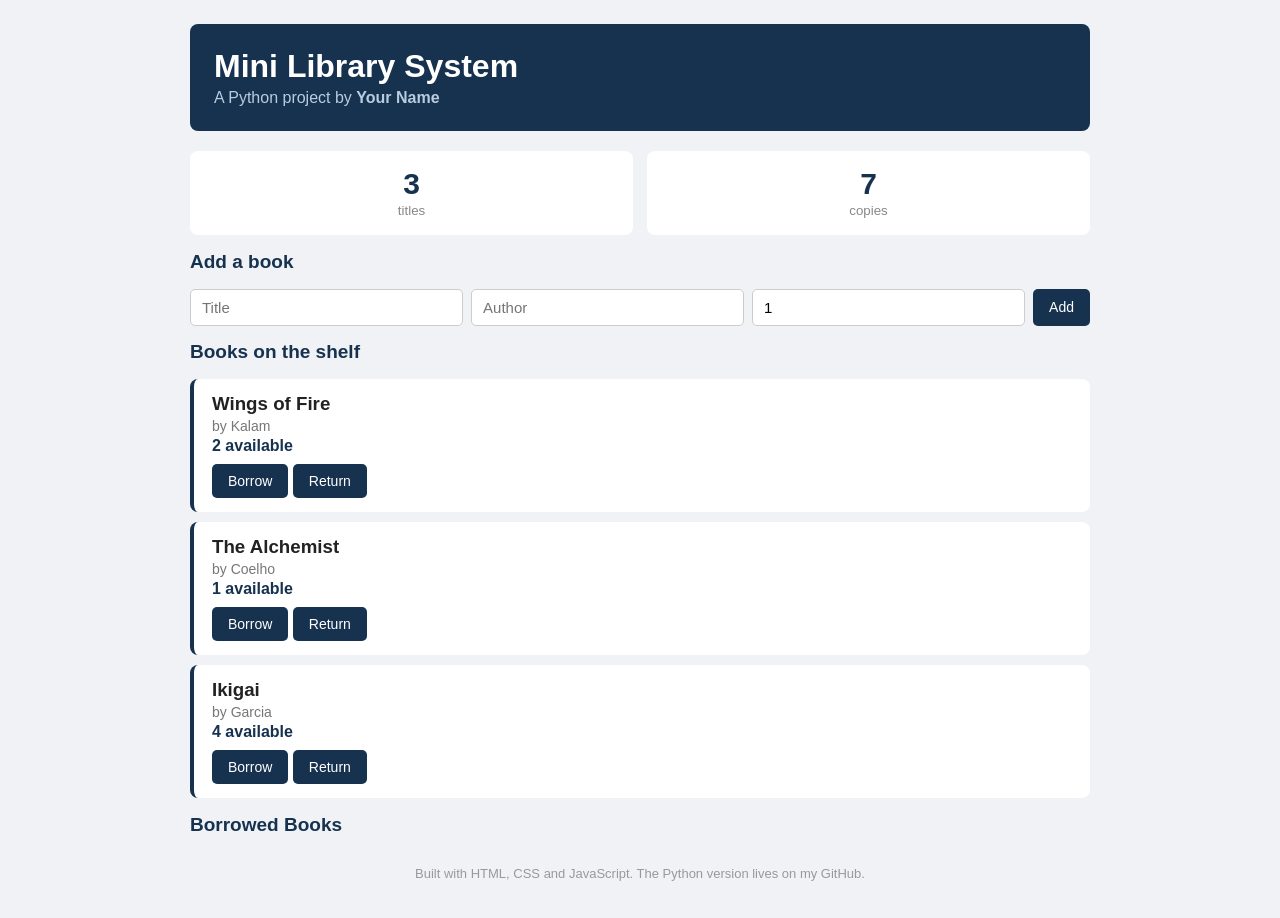
<file: library/index.html>
<!doctype html>
<html>
  <head>
    <meta charset="utf-8" />
    <meta name="viewport" content="width=device-width, initial-scale=1" />
    <title>Mini Library System</title>
    <link rel="stylesheet" href="style.css" />
  </head>
  <body>
    <header>
      <h1>Mini Library System</h1>
      <p>A Python project by <b>Your Name</b></p>
    </header>
    <!-- the counters at the top -->
    <section class="stats">
      <div class="stat">
        <span id="titleCount">0</span><small>titles</small>
      </div>
      <div class="stat"><span id="copyCount">0</span><small>copies</small></div>
    </section>
    <!-- the form to add a book -->
    <section>
      <h2>Add a book</h2>
      <div class="form">
        <input id="t" type="text" placeholder="Title" />
        <input id="a" type="text" placeholder="Author" />
        <input id="c" type="number" placeholder="Copies" value="1" min="1" />
        <button onclick="addBook()">Add</button>
      </div>
    </section>
    <!-- the list of books -->
    <section>
      <h2>Books on the shelf</h2>
      <div id="shelf"></div>
    </section>

    <section>
        <h2>Borrowed Books</h2>
        <div id="borrowed"></div>
    </section>
    <footer>
      <p>
        Built with HTML, CSS and JavaScript. The Python version lives on my
        GitHub.
      </p>
    </footer>
    <script src="script.js"></script>
  </body>
</html>
</file>
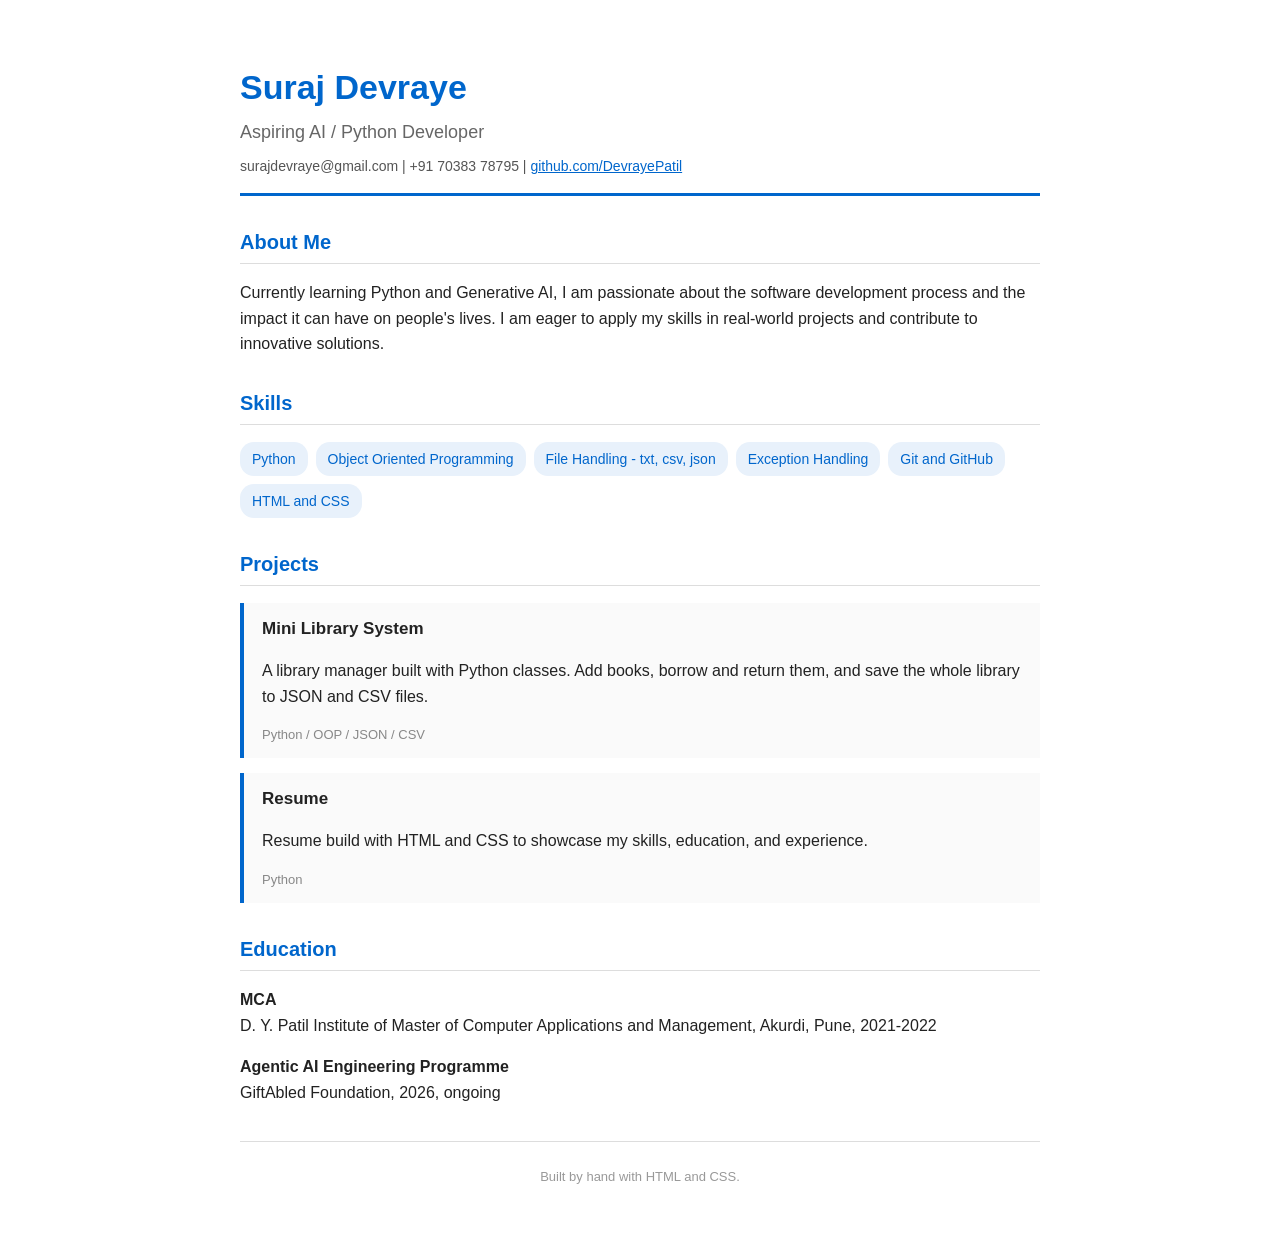
<file: resume/index.html>
<!doctype html>
<html>
  <head>
    <meta charset="utf-8" />
    <meta name="viewport" content="width=device-width,	initial-scale=1" />
    <title>Your Name - Resume</title>
    <link rel="stylesheet" href="style.css" />
  </head>
  <body>
    <header>
      <h1>Suraj Devraye</h1>
      <p class="role">Aspiring AI / Python Developer</p>
      <p class="contact">
        surajdevraye@gmail.com | +91 70383 78795 |
        <a href="https://github.com/DevrayePatil">github.com/DevrayePatil</a>
      </p>
    </header>
    <section>
      <h2>About Me</h2>
      <p>
        Currently learning Python and Generative AI, I am passionate about the software development process and the impact it can have on people's lives. I am eager to apply my skills in real-world projects and contribute to innovative solutions.
      </p>
    </section>
    <section>
      <h2>Skills</h2>
      <ul class="skills">
        <li>Python</li>
        <li>Object Oriented Programming</li>
        <li>File Handling - txt, csv, json</li>
        <li>Exception Handling</li>
        <li>Git and GitHub</li>
        <li>HTML and CSS</li>
      </ul>
    </section>
    <section>
      <h2>Projects</h2>
      <div class="project">
        <h3>Mini Library System</h3>
        <p>
          A library manager built with Python classes. Add books, borrow and
          return them, and save the whole library to JSON and CSV files.
        </p>
        <p class="tags">Python / OOP / JSON / CSV</p>
      </div>
      <div class="project">
        <h3>Resume</h3>
        <p>Resume build with HTML and CSS to showcase my skills, education, and experience.</p>
        <p class="tags">Python</p>
      </div>
    </section>
   
    <section>
      <h2>Education</h2>
      <p>
        <b>MCA</b><br />
        D. Y. Patil Institute of Master of Computer Applications and Management, Akurdi, Pune, 2021-2022
      </p>
      <p>
        <b>Agentic AI Engineering Programme</b><br />
        GiftAbled Foundation, 2026, ongoing
      </p>
    </section>
    <footer><p>Built by hand with HTML and CSS.</p></footer>
  </body>
</html>
</file>
<file: library/style.css>
body {
  font-family: Arial, Helvetica, sans-serif;
  background: #f0f2f5;
  color: #222222;
  max-width: 900px;
  margin: 0 auto;
  padding: 24px;
}
header {
  background: #16324f;
  color: #ffffff;
  padding: 24px;
  border-radius: 8px;
  margin-bottom: 20px;
}
header h1 {
  margin: 0 0 4px 0;
}
header p {
  margin: 0;
  color: #b9cde0;
}
h2 {
  color: #16324f;
  font-size: 19px;
}
/* ---- the two counters ---- */
.stats {
  display: flex;
  gap: 14px;
  margin-bottom: 10px;
}
.stat {
  background: #ffffff;
  border-radius: 8px;
  padding: 16px 24px;
  text-align: center;
  flex: 1;
}
.stat span {
  display: block;
  font-size: 30px;
  font-weight: bold;
  color: #16324f;
}
.stat small {
  color: #888888;
}
/* ---- the add-a-book form ---- */
.form {
  display: flex;
  gap: 8px;
  flex-wrap: wrap;
}
.form input {
  padding: 9px 11px;
  border: 1px solid #cccccc;
  border-radius: 5px;
  font-size: 15px;
  flex: 1;
}
button {
  background: #16324f;
  color: #ffffff;
  border: none;
  padding: 9px 16px;
  border-radius: 5px;
  font-size: 14px;
  cursor: pointer;
}
button:hover {
  background: #24547f;
}
/* ---- one card per book ---- */
.book {
  background: #ffffff;
  border-radius: 8px;
  padding: 14px 18px;
  margin-bottom: 10px;
  border-left: 4px solid #16324f;
}
.book h3 {
  margin: 0;
}
.book .author {
  margin: 3px 0;
  color: #777777;
  font-size: 14px;
}
.book .count {
  margin: 3px 0 9px 0;
  color: #16324f;
  font-weight: bold;
}
footer {
  margin-top: 30px;
  text-align: center;
  color: #999999;
  font-size: 13px;
}
@media (max-width: 600px) {
  body {
    padding: 12px;
  }
  .stats {
    flex-direction: column;
  }
}
</file>
<file: resume/style.css>
/*	----	the	basics	----	*/
body {
  font-family: Arial, Helvetica, sans-serif;
  line-height: 1.6;
  color: #222222;
  background: #f4f4f4;
  max-width: 800px;
  margin: 30px auto;
  padding: 30px;
  background: #ffffff;
} /*	----	the	top	block	----	*/
header {
  border-bottom: 3px solid #0066cc;
  padding-bottom: 15px;
  margin-bottom: 25px;
}
h1 {
  margin: 0;
  font-size: 34px;
  color: #0066cc;
}
.role {
  margin: 4px 0;
  font-size: 18px;
  color: #666666;
}
.contact {
  margin: 8px 0 0 0;
  font-size: 14px;
  color: #555555;
}
a {
  color: #0066cc;
} /*	----	each	section	----	*/
h2 {
  font-size: 20px;
  color: #0066cc;
  border-bottom: 1px solid #dddddd;
  padding-bottom: 5px;
  margin-top: 30px;
} /*	----	skills	shown	side	by	side	----	*/
.skills {
  list-style: none;
  padding: 0;
  display: flex;
  flex-wrap: wrap;
  gap: 8px;
}
.skills li {
  background: #e8f1fb;
  color: #0066cc;
  padding: 6px 12px;
  border-radius: 14px;
  font-size: 14px;
} /*	----	project	cards	----	*/
.project {
  border-left: 4px solid #0066cc;
  background: #fafafa;
  padding: 12px 18px;
  margin-bottom: 15px;
}
.project h3 {
  margin: 0 0 6px 0;
  font-size: 17px;
}
.tags {
  font-size: 13px;
  color: #888888;
  margin: 6px 0 0 0;
}
footer {
  margin-top: 35px;
  border-top: 1px solid #dddddd;
  padding-top: 12px;
  font-size: 13px;
  color: #999999;
  text-align: center;
} /*	----	make	it	work	on	a	phone	----	*/
@media (max-width: 600px) {
  body {
    margin: 0;
    padding: 18px;
  }
  h1 {
    font-size: 26px;
  }
}
</file>
